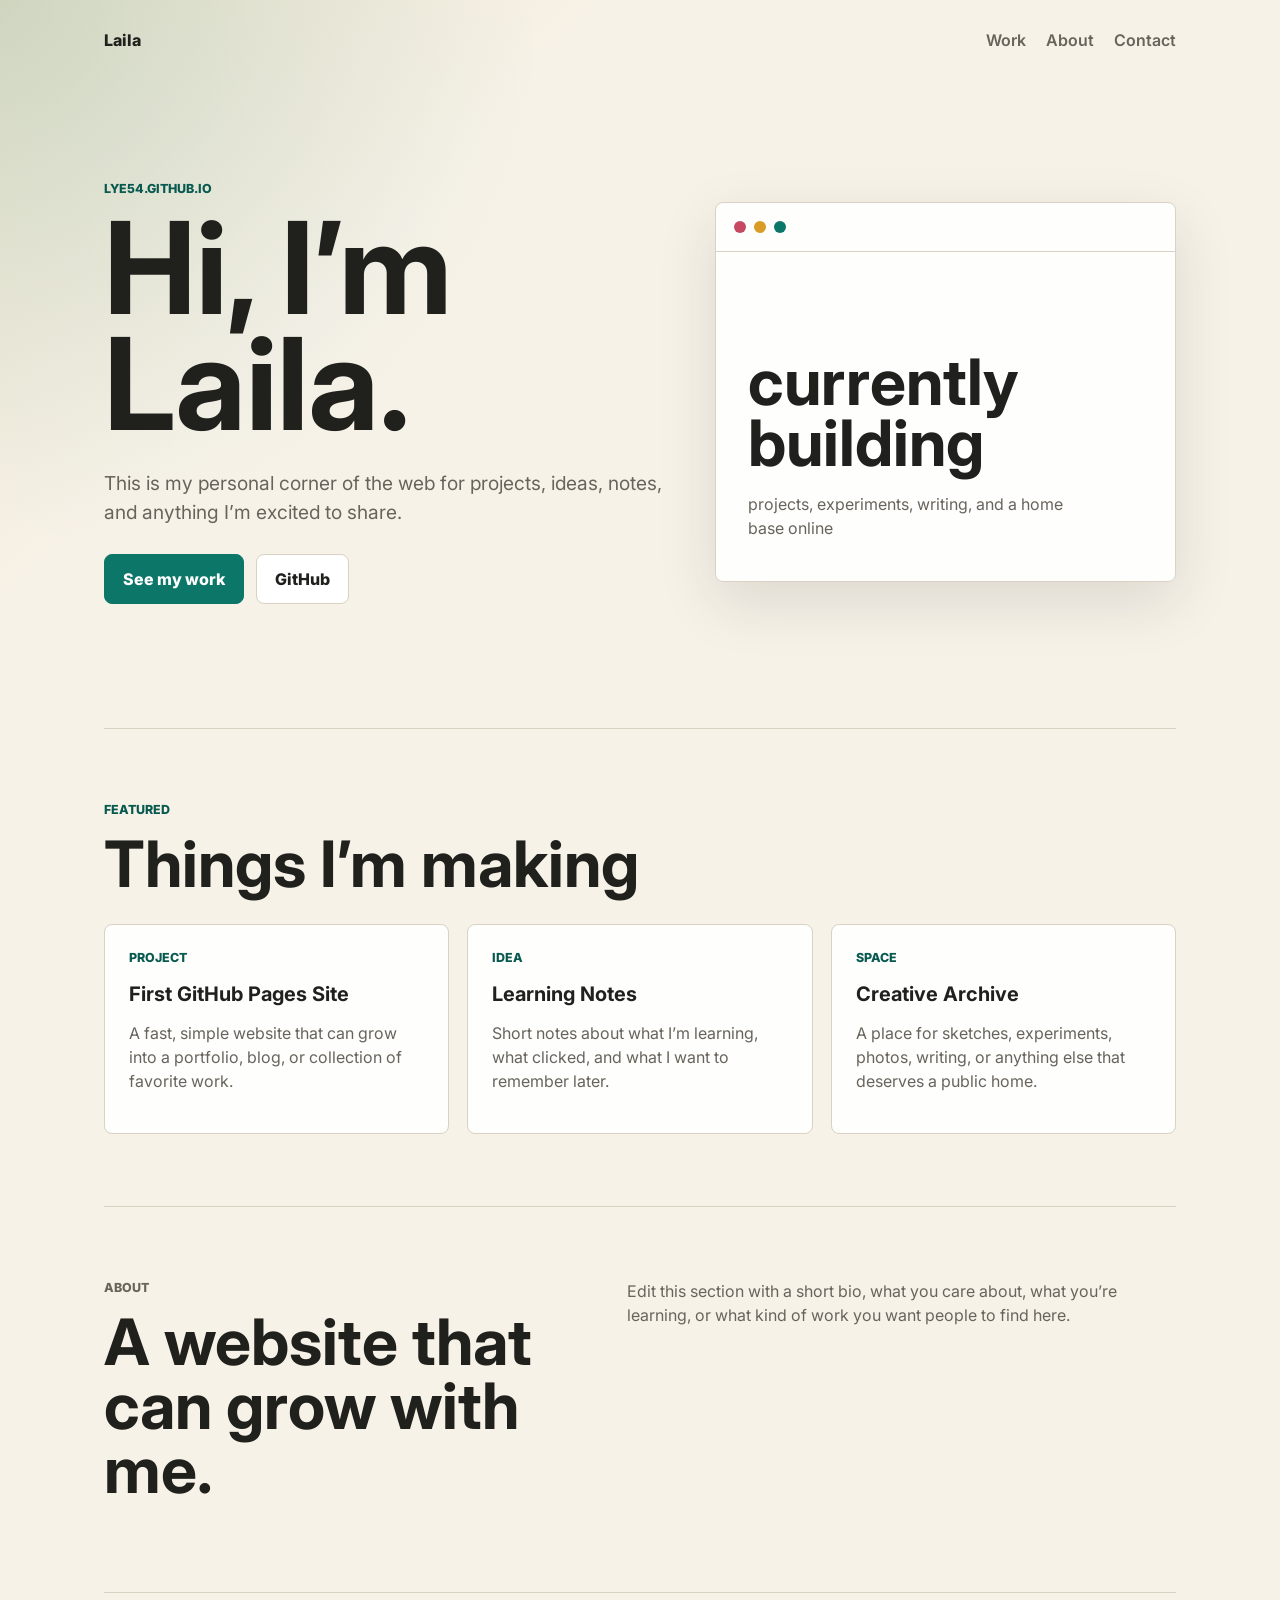
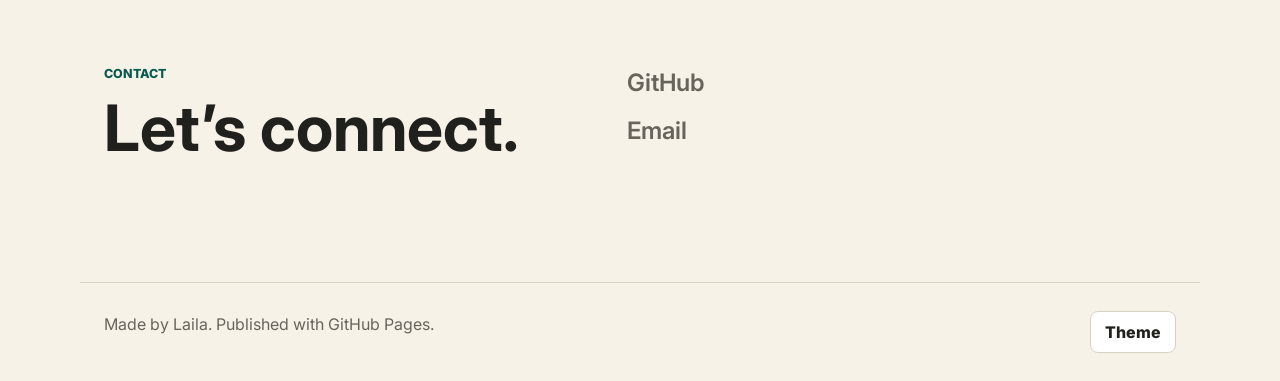
<file: index.html>
<!doctype html>
<html lang="en">
  <head>
    <meta charset="utf-8" />
    <meta name="viewport" content="width=device-width, initial-scale=1" />
    <meta
      name="description"
      content="The personal website of Laila, published with GitHub Pages."
    />
    <title>Laila | Personal Website</title>
    <link rel="preconnect" href="https://fonts.googleapis.com" />
    <link rel="preconnect" href="https://fonts.gstatic.com" crossorigin />
    <link
      href="https://fonts.googleapis.com/css2?family=Inter:wght@400;500;600;700;800&display=swap"
      rel="stylesheet"
    />
    <link rel="stylesheet" href="styles.css" />
  </head>
  <body>
    <header class="site-header">
      <a class="brand" href="#top" aria-label="Laila home">Laila</a>
      <nav class="site-nav" aria-label="Main navigation">
        <a href="#work">Work</a>
        <a href="#about">About</a>
        <a href="#contact">Contact</a>
      </nav>
    </header>

    <main id="top">
      <section class="hero" aria-labelledby="hero-title">
        <div class="hero-copy">
          <p class="eyebrow">lye54.github.io</p>
          <h1 id="hero-title">Hi, I’m Laila.</h1>
          <p class="hero-text">
            This is my personal corner of the web for projects, ideas, notes,
            and anything I’m excited to share.
          </p>
          <div class="hero-actions">
            <a class="button primary" href="#work">See my work</a>
            <a class="button secondary" href="https://github.com/lye54">GitHub</a>
          </div>
        </div>
        <div class="hero-panel" aria-label="Website preview card">
          <div class="status-row">
            <span></span>
            <span></span>
            <span></span>
          </div>
          <div class="preview-lines">
            <strong>currently building</strong>
            <p>projects, experiments, writing, and a home base online</p>
          </div>
        </div>
      </section>

      <section class="section" id="work" aria-labelledby="work-title">
        <div class="section-heading">
          <p class="eyebrow">Featured</p>
          <h2 id="work-title">Things I’m making</h2>
        </div>
        <div class="project-grid">
          <article class="project-card">
            <p class="project-type">Project</p>
            <h3>First GitHub Pages Site</h3>
            <p>
              A fast, simple website that can grow into a portfolio, blog, or
              collection of favorite work.
            </p>
          </article>
          <article class="project-card">
            <p class="project-type">Idea</p>
            <h3>Learning Notes</h3>
            <p>
              Short notes about what I’m learning, what clicked, and what I
              want to remember later.
            </p>
          </article>
          <article class="project-card">
            <p class="project-type">Space</p>
            <h3>Creative Archive</h3>
            <p>
              A place for sketches, experiments, photos, writing, or anything
              else that deserves a public home.
            </p>
          </article>
        </div>
      </section>

      <section class="section about-section" id="about" aria-labelledby="about-title">
        <div>
          <p class="eyebrow">About</p>
          <h2 id="about-title">A website that can grow with me.</h2>
        </div>
        <p>
          Edit this section with a short bio, what you care about, what you’re
          learning, or what kind of work you want people to find here.
        </p>
      </section>

      <section class="section contact-section" id="contact" aria-labelledby="contact-title">
        <div>
          <p class="eyebrow">Contact</p>
          <h2 id="contact-title">Let’s connect.</h2>
        </div>
        <div class="contact-links">
          <a href="https://github.com/lye54">GitHub</a>
          <a href="mailto:hello@example.com">Email</a>
        </div>
      </section>
    </main>

    <footer class="site-footer">
      <p>Made by Laila. Published with GitHub Pages.</p>
      <button class="theme-toggle" type="button" aria-label="Switch color theme">
        Theme
      </button>
    </footer>

    <script src="script.js"></script>
  </body>
</html>
</file>
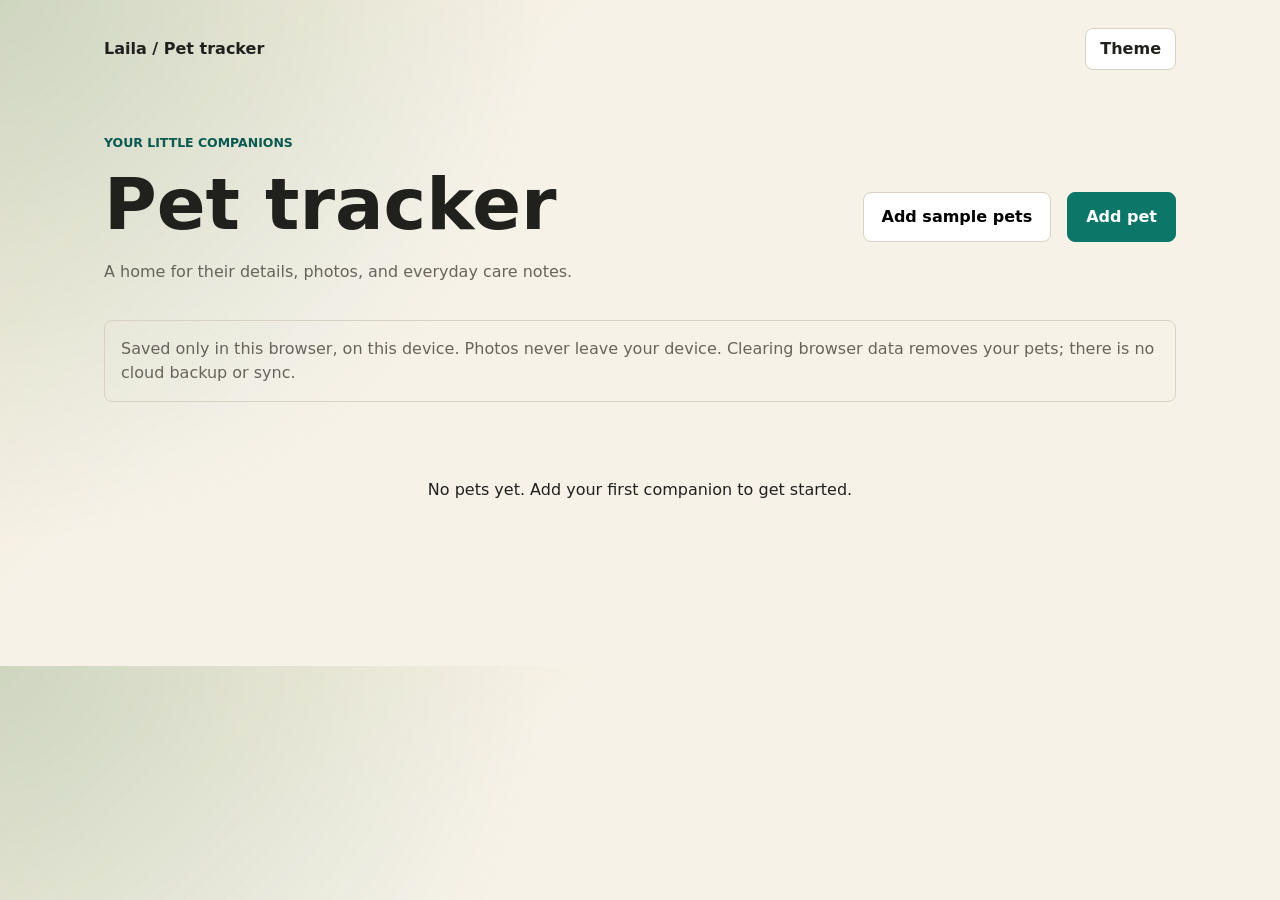
<file: pets/index.html>
<!doctype html>
<html lang="en">
  <head>
    <meta charset="utf-8" />
    <meta name="viewport" content="width=device-width, initial-scale=1" />
    <meta name="description" content="A private, browser-only pet tracker with photos and dated care notes." />
    <title>Pet tracker | Laila</title>
    <link rel="stylesheet" href="../styles.css" />
    <link rel="stylesheet" href="styles.css" />
    <script src="app.js" defer></script>
  </head>
  <body>
    <header class="site-header">
      <a class="brand" href="../">Laila / Pet tracker</a>
      <button class="theme-toggle" id="theme-toggle" type="button" aria-label="Switch color theme">Theme</button>
    </header>
    <main>
      <section class="tracker-heading" aria-labelledby="tracker-title">
        <div>
          <p class="eyebrow">Your little companions</p>
          <h1 id="tracker-title">Pet tracker</h1>
          <p class="muted">A home for their details, photos, and everyday care notes.</p>
        </div>
        <div class="tracker-actions">
          <button class="button secondary" id="add-samples" type="button">Add sample pets</button>
          <button class="button primary" id="add-pet" type="button">Add pet</button>
        </div>
      </section>
      <p class="privacy-note">Saved only in this browser, on this device. Photos never leave your device. Clearing browser data removes your pets; there is no cloud backup or sync.</p>
      <p id="storage-status" class="error" role="alert" hidden></p>
      <p id="sample-status" class="muted" role="status" hidden></p>
      <p id="empty-state" class="empty-state">No pets yet. Add your first companion to get started.</p>
      <div id="pet-list" class="pet-grid"></div>
    </main>

    <dialog id="pet-dialog" aria-labelledby="pet-dialog-title">
      <form id="pet-form">
        <h2 id="pet-dialog-title">Add pet</h2>
        <div class="form-grid">
          <label>Name <input name="name" required maxlength="100" autocomplete="off" /></label>
          <label>Species <input name="species" required maxlength="100" placeholder="e.g. Cat" /></label>
          <label>Breed <input name="breed" maxlength="100" /></label>
          <label>Birthday <input name="birthday" type="date" /></label>
          <label>Age (if birthday unknown) <input name="age" maxlength="100" placeholder="e.g. About 3 years" /></label>
          <label>Weight <input name="weight" maxlength="100" placeholder="e.g. 4.5 kg" /></label>
        </div>
        <label>Notes <textarea name="notes" rows="3" maxlength="5000"></textarea></label>
        <fieldset class="photo-field">
          <legend>Photo</legend>
          <div class="photo-controls">
            <img id="photo-preview" class="pet-photo" alt="Selected pet photo preview" hidden />
            <span id="photo-placeholder" class="pet-photo photo-placeholder" aria-hidden="true">?</span>
            <div>
              <label for="pet-photo">Choose an image</label>
              <input id="pet-photo" type="file" accept="image/*" aria-describedby="photo-help photo-status" />
              <button id="remove-photo" class="text-button" type="button" hidden>Remove photo</button>
            </div>
          </div>
          <p id="photo-help" class="muted">Optional. Resized to at most 400 pixels and saved as a compact JPEG.</p>
          <p id="photo-status" role="status" aria-live="polite"></p>
        </fieldset>
        <div class="form-actions">
          <button class="button secondary" id="cancel-pet" type="button">Cancel</button>
          <button class="button primary" id="save-pet" type="submit">Save pet</button>
        </div>
      </form>
    </dialog>

    <dialog id="log-dialog" aria-labelledby="log-dialog-title">
      <form id="log-form">
        <h2 id="log-dialog-title">Add care note</h2>
        <label>Date <input name="date" type="date" required /></label>
        <label>Care note <textarea name="text" rows="4" required maxlength="5000" placeholder="A vet visit, meal, walk, or anything worth remembering."></textarea></label>
        <div class="form-actions">
          <button class="button secondary" id="cancel-log" type="button">Cancel</button>
          <button class="button primary" type="submit">Save note</button>
        </div>
      </form>
    </dialog>
  </body>
</html>
</file>
<file: styles.css>
:root {
  color-scheme: light;
  --bg: #f7f2e8;
  --ink: #20201d;
  --muted: #68645c;
  --line: #d9d1c2;
  --panel: #ffffff;
  --accent: #0c7769;
  --accent-strong: #08594f;
  --rose: #c6495f;
  --gold: #d99b25;
  --shadow: 0 20px 60px rgba(32, 32, 29, 0.12);
}

:root[data-theme="night"] {
  color-scheme: dark;
  --bg: #17191b;
  --ink: #f4f0e8;
  --muted: #b7b0a6;
  --line: #34383c;
  --panel: #22262a;
  --accent: #5bd1c2;
  --accent-strong: #8fe3d8;
  --rose: #ff8ca0;
  --gold: #f0bd4f;
  --shadow: 0 20px 60px rgba(0, 0, 0, 0.32);
}

* {
  box-sizing: border-box;
}

html {
  scroll-behavior: smooth;
}

body {
  margin: 0;
  background:
    radial-gradient(circle at top left, rgba(12, 119, 105, 0.16), transparent 34rem),
    linear-gradient(135deg, rgba(217, 155, 37, 0.12), transparent 28rem),
    var(--bg);
  color: var(--ink);
  font-family: Inter, system-ui, -apple-system, BlinkMacSystemFont, "Segoe UI", sans-serif;
  line-height: 1.5;
}

a {
  color: inherit;
}

.site-header,
.site-footer {
  align-items: center;
  display: flex;
  justify-content: space-between;
  margin: 0 auto;
  max-width: 1120px;
  padding: 28px 24px;
}

.brand {
  font-weight: 800;
  text-decoration: none;
}

.site-nav {
  display: flex;
  gap: 20px;
}

.site-nav a,
.contact-links a {
  color: var(--muted);
  font-weight: 600;
  text-decoration: none;
}

.site-nav a:hover,
.contact-links a:hover {
  color: var(--accent-strong);
}

main {
  margin: 0 auto;
  max-width: 1120px;
  padding: 0 24px 32px;
}

.hero {
  align-items: center;
  display: grid;
  gap: 48px;
  grid-template-columns: minmax(0, 1.1fr) minmax(280px, 0.9fr);
  min-height: 72vh;
  padding: 44px 0 68px;
}

.eyebrow,
.project-type {
  color: var(--accent-strong);
  font-size: 0.78rem;
  font-weight: 800;
  letter-spacing: 0;
  margin: 0 0 12px;
  text-transform: uppercase;
}

h1,
h2,
h3,
p {
  margin-top: 0;
}

h1 {
  font-size: clamp(4rem, 12vw, 8rem);
  letter-spacing: 0;
  line-height: 0.9;
  margin-bottom: 28px;
}

h2 {
  font-size: clamp(2rem, 5vw, 4rem);
  line-height: 1;
  margin-bottom: 18px;
}

h3 {
  font-size: 1.25rem;
  margin-bottom: 12px;
}

.hero-text {
  color: var(--muted);
  font-size: 1.2rem;
  max-width: 680px;
}

.hero-actions {
  display: flex;
  flex-wrap: wrap;
  gap: 12px;
  margin-top: 28px;
}

.button {
  border: 1px solid var(--line);
  border-radius: 8px;
  display: inline-flex;
  font-weight: 800;
  min-height: 48px;
  padding: 12px 18px;
  text-decoration: none;
}

.button.primary {
  background: var(--accent);
  border-color: var(--accent);
  color: #ffffff;
}

.button.secondary {
  background: var(--panel);
}

.hero-panel,
.project-card {
  background: color-mix(in srgb, var(--panel) 92%, transparent);
  border: 1px solid var(--line);
  border-radius: 8px;
  box-shadow: var(--shadow);
}

.hero-panel {
  min-height: 380px;
  overflow: hidden;
}

.status-row {
  align-items: center;
  border-bottom: 1px solid var(--line);
  display: flex;
  gap: 8px;
  padding: 18px;
}

.status-row span {
  background: var(--rose);
  border-radius: 50%;
  display: block;
  height: 12px;
  width: 12px;
}

.status-row span:nth-child(2) {
  background: var(--gold);
}

.status-row span:nth-child(3) {
  background: var(--accent);
}

.preview-lines {
  display: grid;
  min-height: 320px;
  padding: 32px;
  place-content: end start;
}

.preview-lines strong {
  display: block;
  font-size: clamp(2rem, 5vw, 4rem);
  line-height: 0.95;
  max-width: 380px;
}

.preview-lines p {
  color: var(--muted);
  margin: 18px 0 0;
  max-width: 320px;
}

.section {
  border-top: 1px solid var(--line);
  padding: 72px 0;
}

.section-heading {
  margin-bottom: 28px;
}

.project-grid {
  display: grid;
  gap: 18px;
  grid-template-columns: repeat(3, minmax(0, 1fr));
}

.project-card {
  box-shadow: none;
  padding: 24px;
}

.project-card p:last-child,
.about-section p,
.site-footer p {
  color: var(--muted);
}

.about-section,
.contact-section {
  display: grid;
  gap: 28px;
  grid-template-columns: minmax(0, 0.9fr) minmax(280px, 1fr);
}

.contact-links {
  align-items: start;
  display: flex;
  flex-direction: column;
  font-size: 1.5rem;
  gap: 12px;
}

.site-footer {
  border-top: 1px solid var(--line);
}

.theme-toggle {
  background: var(--panel);
  border: 1px solid var(--line);
  border-radius: 8px;
  color: var(--ink);
  cursor: pointer;
  font: inherit;
  font-weight: 800;
  min-height: 42px;
  padding: 8px 14px;
}

@media (max-width: 780px) {
  .site-header,
  .site-footer {
    align-items: flex-start;
    flex-direction: column;
    gap: 16px;
  }

  .hero,
  .about-section,
  .contact-section {
    grid-template-columns: 1fr;
  }

  .hero {
    min-height: auto;
    padding-top: 28px;
  }

  .project-grid {
    grid-template-columns: 1fr;
  }

  .site-nav {
    flex-wrap: wrap;
  }
}
</file>
<file: pets/styles.css>
.tracker-heading,
.tracker-actions,
.pet-heading,
.photo-controls,
.card-actions,
.form-actions,
.tracker-actions {
  align-items: center;
  display: flex;
  gap: 16px;
}

.tracker-heading {
  flex-wrap: wrap;
  justify-content: space-between;
  padding: 36px 0 20px;
}

h1 {
  font-size: clamp(2.5rem, 8vw, 4.5rem);
  line-height: 1.1;
  margin-bottom: 16px;
}

h2 {
  font-size: 1.6rem;
  line-height: 1.2;
}

h3 {
  font-size: 1rem;
}

.muted,
.privacy-note,
.pet-details dt {
  color: var(--muted);
}

.privacy-note {
  border: 1px solid var(--line);
  border-radius: 8px;
  padding: 16px;
}

.empty-state {
  padding: 60px 20px;
  text-align: center;
}

.pet-grid {
  display: grid;
  gap: 24px;
  grid-template-columns: repeat(auto-fit, minmax(min(100%, 320px), 1fr));
  padding: 16px 0 40px;
}

.pet-card {
  background: var(--panel);
  border: 1px solid var(--line);
  border-radius: 12px;
  min-width: 0;
  padding: 24px;
}

.pet-heading {
  margin-bottom: 20px;
}

.pet-heading h2,
.pet-heading p {
  margin-bottom: 4px;
}

.pet-photo {
  background: var(--bg);
  border: 1px solid var(--line);
  border-radius: 12px;
  flex-shrink: 0;
  height: 88px;
  object-fit: cover;
  width: 88px;
}

.photo-placeholder {
  align-items: center;
  color: var(--accent-strong);
  display: inline-flex;
  font-size: 2rem;
  font-weight: 800;
  justify-content: center;
}

.pet-details {
  display: grid;
  gap: 8px 16px;
  grid-template-columns: auto minmax(0, 1fr);
}

.pet-details dd {
  margin: 0;
}

.pet-card p,
.pet-card dd,
.pet-heading h2,
.care-log li {
  overflow-wrap: anywhere;
  white-space: pre-wrap;
}

.care-log {
  border-top: 1px solid var(--line);
  margin-top: 24px;
  padding-top: 20px;
}

.care-log ul {
  padding-left: 20px;
}

.care-log li {
  margin-bottom: 12px;
}

.care-log time {
  color: var(--muted);
  display: block;
  font-size: 0.85rem;
}

.card-actions,
.form-actions {
  flex-wrap: wrap;
  margin-top: 20px;
}

button,
input,
textarea {
  font: inherit;
}

button {
  cursor: pointer;
}

.button.primary {
  color: var(--panel);
}

button:disabled {
  cursor: not-allowed;
  opacity: 0.6;
}

.text-button {
  background: none;
  border: 0;
  color: var(--accent-strong);
  padding: 8px 0;
  text-decoration: underline;
}

.danger,
.error {
  color: var(--rose);
}

dialog {
  background: var(--panel);
  border: 1px solid var(--line);
  border-radius: 12px;
  color: var(--ink);
  max-height: calc(100dvh - 32px);
  max-width: 640px;
  padding: 28px;
  width: calc(100% - 32px);
}

dialog::backdrop {
  background: rgb(0 0 0 / 50%);
}

.form-grid {
  display: grid;
  gap: 0 16px;
  grid-template-columns: repeat(2, minmax(0, 1fr));
}

label {
  display: block;
  font-weight: 600;
  margin-bottom: 16px;
}

input,
textarea {
  background: var(--bg);
  border: 1px solid var(--line);
  border-radius: 6px;
  color: var(--ink);
  display: block;
  margin-top: 6px;
  min-width: 0;
  padding: 10px;
  width: 100%;
}

textarea {
  resize: vertical;
}

.photo-field {
  border: 1px solid var(--line);
  border-radius: 8px;
  margin: 8px 0 0;
  min-width: 0;
  padding: 16px;
}

.photo-controls > div {
  min-width: 0;
}

.photo-controls label {
  margin-bottom: 0;
}

.photo-field p {
  font-size: 0.85rem;
  margin: 12px 0 0;
}

:focus-visible {
  outline: 3px solid var(--accent-strong);
  outline-offset: 3px;
}

[hidden] {
  display: none !important;
}

@media (max-width: 480px) {
  .form-grid {
    grid-template-columns: 1fr;
  }

  .photo-controls {
    align-items: flex-start;
    flex-direction: column;
  }

  dialog,
  .pet-card {
    padding: 20px;
  }
}
</file>
